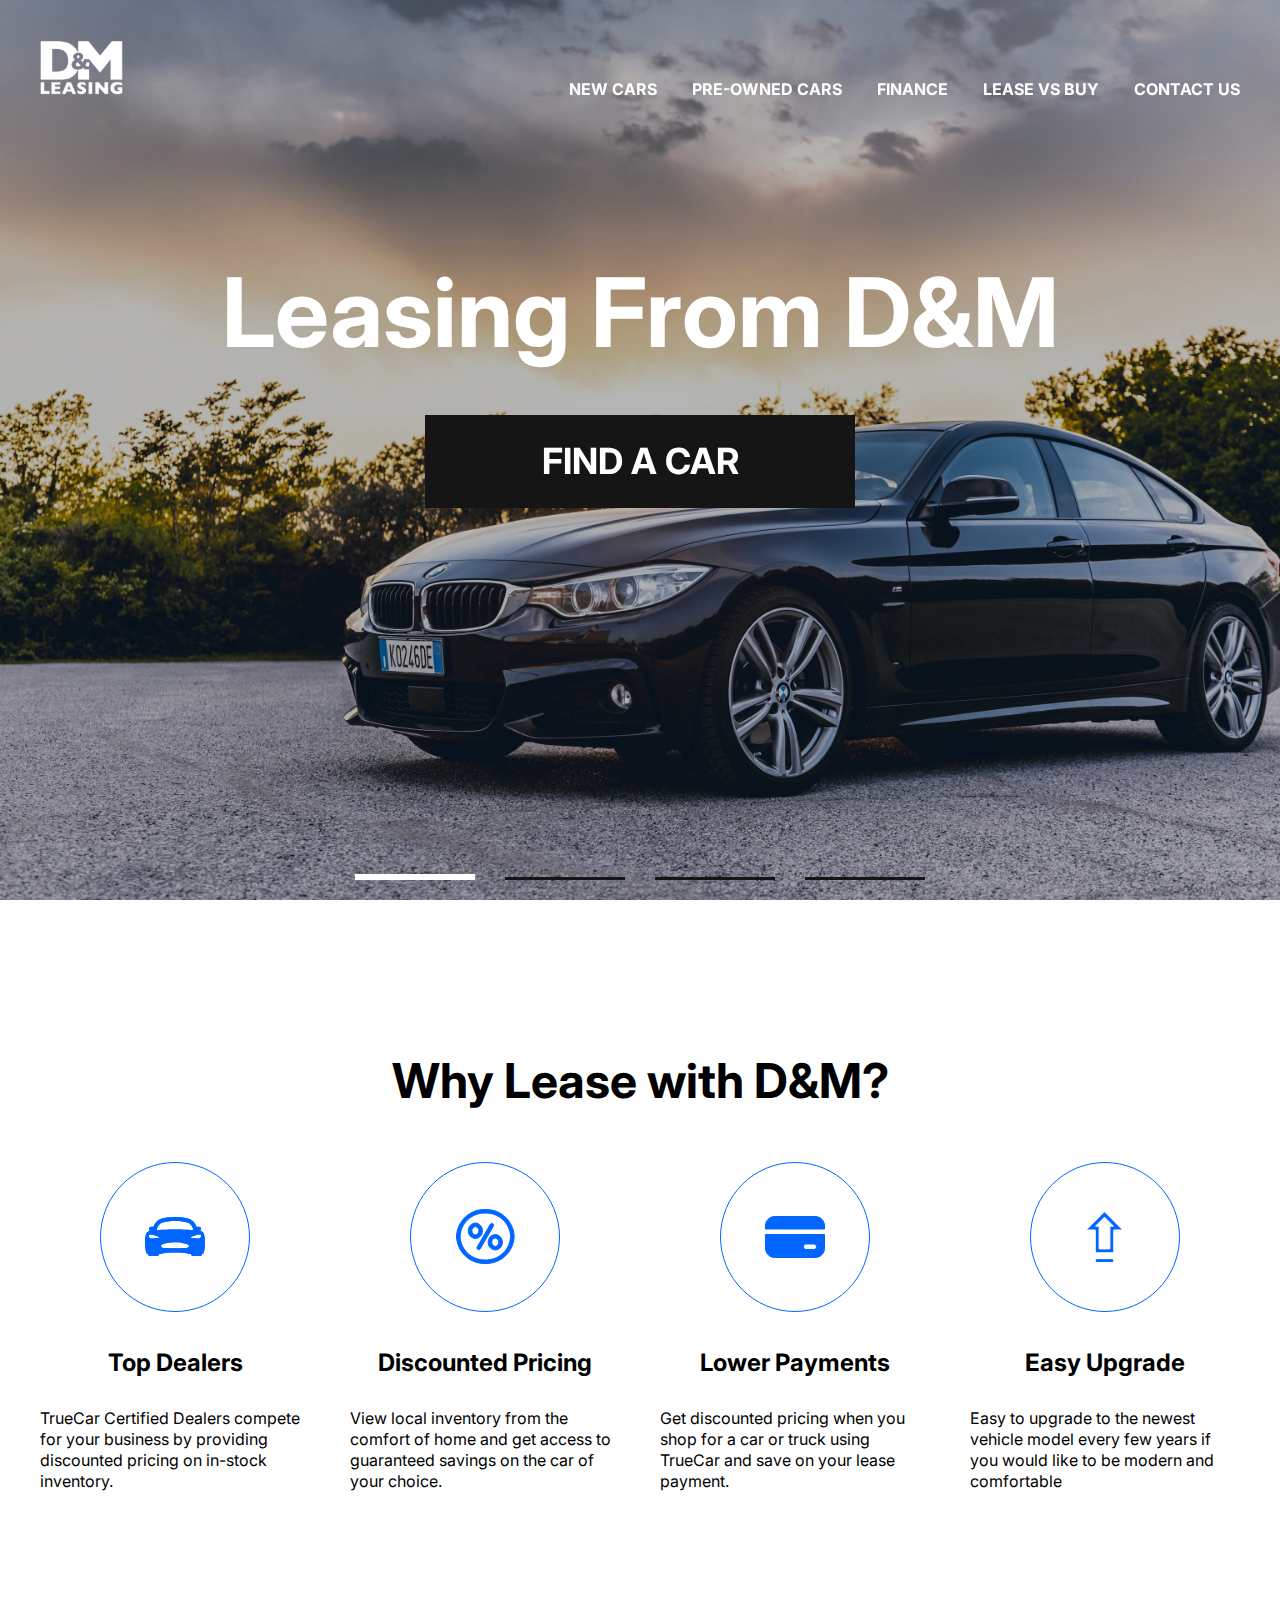
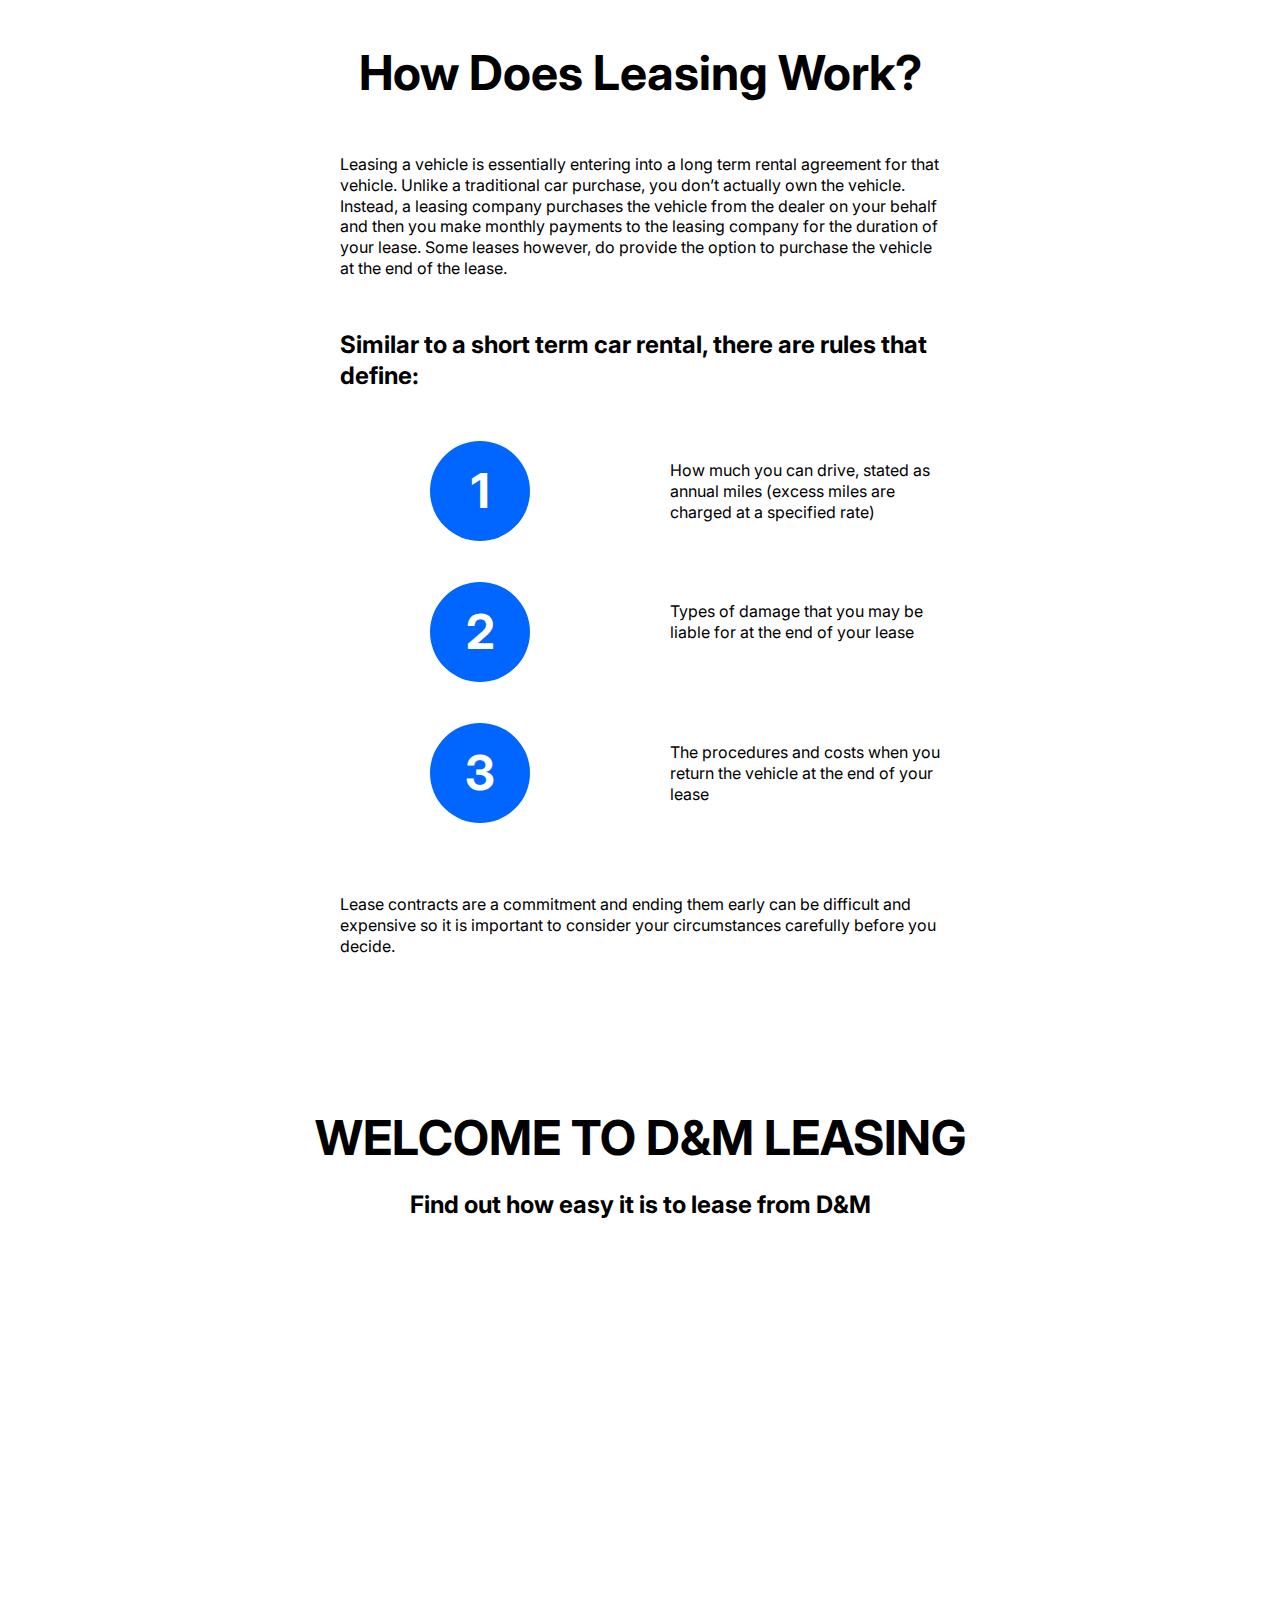
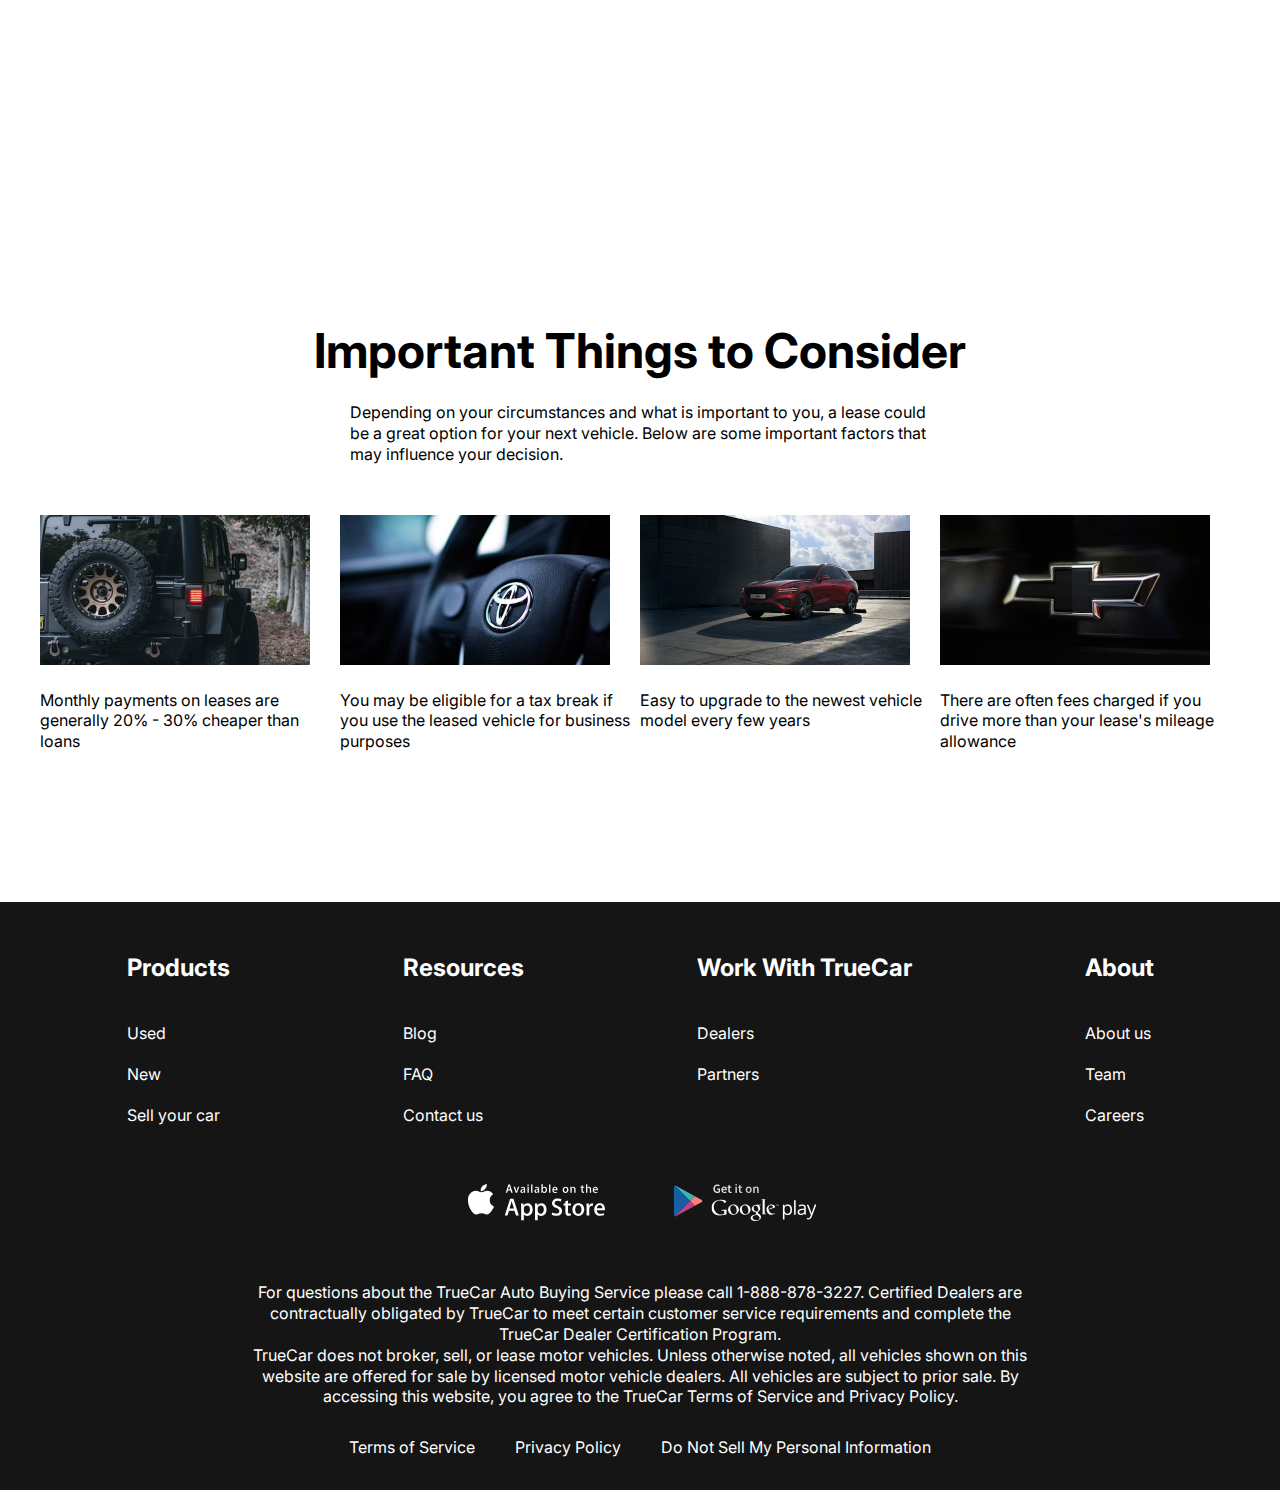
<file: index.html>
<!DOCTYPE html>
<html lang="en">
  <head>
    <meta charset="UTF-8" />
    <meta http-equiv="X-UA-Compatible" content="IE=edge" />
    <meta name="viewport" content="width=device-width, initial-scale=1.0" />
    <title>D&M</title>
    <link rel="icon" href="./images/favicon.ico" type="image/x-icon">
    <link rel="preconnect" href="https://fonts.googleapis.com" />
    <link rel="preconnect" href="https://fonts.gstatic.com" crossorigin />
    <link
      href="https://fonts.googleapis.com/css2?family=Inter:wght@400;700&family=Roboto&family=Roboto+Condensed:ital,wght@0,300;0,400;0,700;1,400&family=Sen:wght@400;700&display=swap"
      rel="stylesheet"
    />
    <link
      rel="stylesheet"
      href="css/cdn.jsdelivr.net_npm_swiper@10.1.0_swiper-bundle.min.css"
    />
    <link rel="stylesheet" href="css/style.css" />
  </head>
  <body>
    <div class="wrapper">
      <header class="header header-main">
        <div class="container">
          <div class="header__inner">
            <a href="index.html" class="logo" aria-label="Button to go to homepage">
              <img src="images/logo.svg" alt="D&M logo" class="logo__img" />
            </a>
            <nav class="menu">
              <button class="menu__btn" type="button" title="Open menu" aria-label="Button to open the menu">
                <span></span>
                <span></span>
                <span></span>
              </button>
              <ul class="menu__list">
                <li class="menu__list-item">
                  <a href="new-cars.html" class="menu__list-link" aria-label="New cars" title="Go to the list of new cars">NEW CARS</a>
                </li>
                <li class="menu__list-item">
                  <a href="#" class="menu__list-link" aria-label="Pre-owned cars" title="Go to the list of used cars">PRE-OWNED CARS</a>
                </li>
                <li class="menu__list-item">
                  <a href="#" class="menu__list-link" aria-label="Finance" title="Go to the financing section">FINANCE</a>
                </li>
                <li class="menu__list-item">
                  <a href="#" class="menu__list-link" aria-label="Lease vs Buy comparison" title="Go to the section comparing lease and purchase">LEASE VS BUY</a>
                </li>
                <li class="menu__list-item">
                  <a href="contacts.html" class="menu__list-link" aria-label="Contact us" title="Go to contact us">CONTACT US</a>
                </li>
              </ul>
            </nav>
          </div>
        </div>
      </header>
      <main class="main">
        <section class="top">
          <div class="container">
            <h1 class="title">Leasing From D&M</h1>
            <a href="new-cars.html" class="top__link" title="Go to cars list">FIND A CAR</a>
          </div>
        </section>
        <div class="slider">
          <div class="swiper">
            <div class="swiper-wrapper">
              <div
                class="swiper-slide"
                style="background-image: url(images/slide-1.jpg)"
              ></div>
              <div
                class="swiper-slide"
                style="background-image: url(images/slide-2.jpg)"
              ></div>
              <div
                class="swiper-slide"
                style="background-image: url(images/slide-1.jpg)"
              ></div>
              <div
                class="swiper-slide"
                style="background-image: url(images/slide-2.jpg)"
              ></div>
            </div>
            <div class="swiper-pagination"></div>
          </div>
        </div>
        <section class="why-lease">
          <div class="container">
            <h2 class="section-title">Why Lease with D&M?</h2>
            <ul class="why-lease__list">
              <li class="why-lease__item">
                <img
                  src="images/why-lease-1.svg"
                  alt="Car logo"
                  class="why-lease__item-img"
                />
                <h3 class="why-lease__item-title">Top Dealers</h3>
                <p class="why-lease__item-text">
                  TrueCar Certified Dealers compete for your business by
                  providing discounted pricing on in-stock inventory.
                </p>
              </li>
              <li class="why-lease__item">
                <img
                  src="images/why-lease-2.svg"
                  alt="Percentage logo"
                  class="why-lease__item-img"
                />
                <h3 class="why-lease__item-title">Discounted Pricing</h3>
                <p class="why-lease__item-text">
                  View local inventory from the comfort of home and get access
                  to guaranteed savings on the car of your choice.
                </p>
              </li>
              <li class="why-lease__item">
                <img
                  src="images/why-lease-3.svg"
                  alt="Wallet logo"
                  class="why-lease__item-img"
                />
                <h3 class="why-lease__item-title">Lower Payments</h3>
                <p class="why-lease__item-text">
                  Get discounted pricing when you shop for a car or truck using
                  TrueCar and save on your lease payment.
                </p>
              </li>
              <li class="why-lease__item">
                <img
                  src="images/why-lease-4.svg"
                  alt="Up arrow logo"
                  class="why-lease__item-img"
                />
                <h3 class="why-lease__item-title">Easy Upgrade</h3>
                <p class="why-lease__item-text">
                  Easy to upgrade to the newest vehicle model every few years if
                  you would like to be modern and comfortable
                </p>
              </li>
            </ul>
          </div>
        </section>
        <section class="how-does">
          <div class="container">
            <div class="how-does__inner">
              <h2 class="section-title">How Does Leasing Work?</h2>
              <p class="how-does__text">
                Leasing a vehicle is essentially entering into a long term
                rental agreement for that vehicle. Unlike a traditional car
                purchase, you don’t actually own the vehicle. Instead, a leasing
                company purchases the vehicle from the dealer on your behalf and
                then you make monthly payments to the leasing company for the
                duration of your lease. Some leases however, do provide the
                option to purchase the vehicle at the end of the lease.
              </p>
              <h4 class="how-does-title">
                Similar to a short term car rental, there are rules that define:
              </h4>
              <ol class="how-does__list">
                <li class="how-does__item">
                  How much you can drive, stated as annual miles (excess miles
                  are charged at a specified rate)
                </li>
                <li class="how-does__item">
                  Types of damage that you may be liable for at the end of your
                  lease
                </li>
                <li class="how-does__item">
                  The procedures and costs when you return the vehicle at the
                  end of your lease
                </li>
              </ol>
              <p class="how-does__text">
                Lease contracts are a commitment and ending them early can be
                difficult and expensive so it is important to consider your
                circumstances carefully before you decide.
              </p>
            </div>
          </div>
        </section>
        <section class="video">
          <div class="container">
            <h2 class="section-title video__title">WELCOME TO D&M LEASING</h2>
            <p class="video__text">Find out how easy it is to lease from D&M</p>
            <iframe
              class="video__content"
              width="1000"
              height="500"
              src="https://www.youtube.com/embed/gGgpRIZB2OI?controls=0"
              title="YouTube video player"
              frameborder="0"
              allow="accelerometer; autoplay; clipboard-write; encrypted-media; gyroscope; picture-in-picture; web-share"
              allowfullscreen
              aria-label="Top 5 Cars You Can Lease"
            ></iframe>
          </div>
        </section>
        <section class="important">
          <div class="container">
            <h2 class="section-title important__title">
              Important Things to Consider
            </h2>
            <p class="important__text">
              Depending on your circumstances and what is important to you, a
              lease could be a great option for your next vehicle. Below are
              some important factors that may influence your decision.
            </p>
            <ul class="important__list">
              <li class="important__item">
                <img
                  src="images/imp-1.jpg"
                  alt="Photo of wheel attached to the trunk"
                  class="important__item-img"
                />
                <p class="important__item-text">
                  Monthly payments on leases are generally 20% - 30% cheaper
                  than loans
                </p>
              </li>
              <li class="important__item">
                <img
                  src="images/imp-2.jpg"
                  alt="Photo of Toyota car steering wheel"
                  class="important__item-img"
                />
                <p class="important__item-text">
                  You may be eligible for a tax break if you use the leased
                  vehicle for business purposes
                </p>
              </li>
              <li class="important__item">
                <img
                  src="images/imp-3.jpg"
                  alt="Photo of red car"
                  class="important__item-img"
                />
                <p class="important__item-text">
                  Easy to upgrade to the newest vehicle model every few years
                </p>
              </li>
              <li class="important__item">
                <img
                  src="images/imp-4.jpg"
                  alt="Chevrolet logo on black background"
                  class="important__item-img"
                />
                <p class="important__item-text">
                  There are often fees charged if you drive more than your
                  lease's mileage allowance
                </p>
              </li>
            </ul>
          </div>
        </section>
      </main>
      <footer class="footer">
        <div class="container">
          <nav class="footer__menu">
            <ul class="footer__menu-list">
              <li class="footer__menu-item">
                <p class="footer__menu-title">Products</p>
              </li>
              <li class="footer__menu-item">
                <a href="#" class="footer__menu-link" aria-label="Used" title="Go to used cars list">Used</a>
              </li>
              <li class="footer__menu-item">
                <a href="#" class="footer__menu-link" aria-label="New" title="Go to new cars list">New</a>
              </li>
              <li class="footer__menu-item">
                <a href="#" class="footer__menu-link" aria-label="Sell" title="Sell your car">Sell your car</a>
              </li>
            </ul>
            <ul class="footer__menu-list">
              <li class="footer__menu-item">
                <p class="footer__menu-title">Resources</p>
              </li>
              <li class="footer__menu-item">
                <a href="#" class="footer__menu-link" aria-label="Blog" title="Go to blog">Blog</a>
              </li>
              <li class="footer__menu-item">
                <a href="#" class="footer__menu-link" aria-label="FAQ" title="Go to FAQ">FAQ</a>
              </li>
              <li class="footer__menu-item">
                <a href="#" class="footer__menu-link" aria-label="Information for dealers" title="Go to contact us">Contact us</a>
              </li>
            </ul>
            <ul class="footer__menu-list">
              <li class="footer__menu-item">
                <p class="footer__menu-title" aria-label="Work" title="Work With TrueCar">Work With TrueCar</p>
              </li>
              <li class="footer__menu-item">
                <a href="#" class="footer__menu-link" aria-label="Dealers" title="Learn more about us">Dealers</a>
              </li>
              <li class="footer__menu-item">
                <a href="#" class="footer__menu-link" aria-label="Partners" title="Partners of TrueCar">Partners</a>
              </li>
            </ul>
            <ul class="footer__menu-list">
              <li class="footer__menu-item">
                <p class="footer__menu-title">About</p>
              </li>
              <li class="footer__menu-item">
                <a href="#" class="footer__menu-link" aria-label="About us" title="Go to section about us">About us</a>
              </li>
              <li class="footer__menu-item">
                <a href="#" class="footer__menu-link" aria-label="Team" title="Go to the team section">Team</a>
              </li>
              <li class="footer__menu-item">
                <a href="#" class="footer__menu-link" aria-label="Careers" title="Go to the careers section">Careers</a>
              </li>
            </ul>
          </nav>
          <ul class="app">
            <li class="app__item">
              <a href="#" class="app__item-link" aria-label="Appstore" title="Go to app store">
                <img class="app__item-img" src="images/appstore.svg" alt="Appstore logo" />
              </a>
            </li>
            <li class="app__item">
              <a href="#" class="app__item-link" aria-label="Googleplay" title="Go to google play">
                <img class="app__item-img" src="images/googleplay.svg" alt="Google play logo" />
              </a>
            </li>
          </ul>
          <div class="footer__copy">
            <p class="footer__copy-text">
              For questions about the TrueCar Auto Buying Service please call
              1-888-878-3227. Certified Dealers are contractually obligated by
              TrueCar to meet certain customer service requirements and complete
              the TrueCar Dealer Certification Program.
            </p>
            <p class="footer__copy-text">
              TrueCar does not broker, sell, or lease motor vehicles. Unless
              otherwise noted, all vehicles shown on this website are offered
              for sale by licensed motor vehicle dealers. All vehicles are
              subject to prior sale. By accessing this website, you agree to the
              TrueCar Terms of Service and Privacy Policy.
            </p>
          </div>
          <nav class="copy__nav">
            <ul class="copy__nav-list">
              <li class="copy__nav-item">
                <a href="#" class="copy__nav-link" title="Read our Terms of Service" aria-label="Terms of Service">Terms of Service</a>
              </li>
              <li class="copy__nav-item">
                <a href="#" class="copy__nav-link" title="Review our Privacy Policy" aria-label="Privacy Policy">Privacy Policy</a>
              </li>
              <li class="copy__nav-item">
                <a href="#" class="copy__nav-link" title="Manage your Personal Information preferences" aria-label="Do Not Sell My Personal Information"
                  >Do Not Sell My Personal Information</a
                >
              </li>
            </ul>
          </nav>
        </div>
      </footer>
    </div>
    <script src="js/cdn.jsdelivr.net_npm_swiper@10.1.0_swiper-bundle.min.js"></script>
    <script src="js/main.js"></script>
  </body>
</html>
</file>
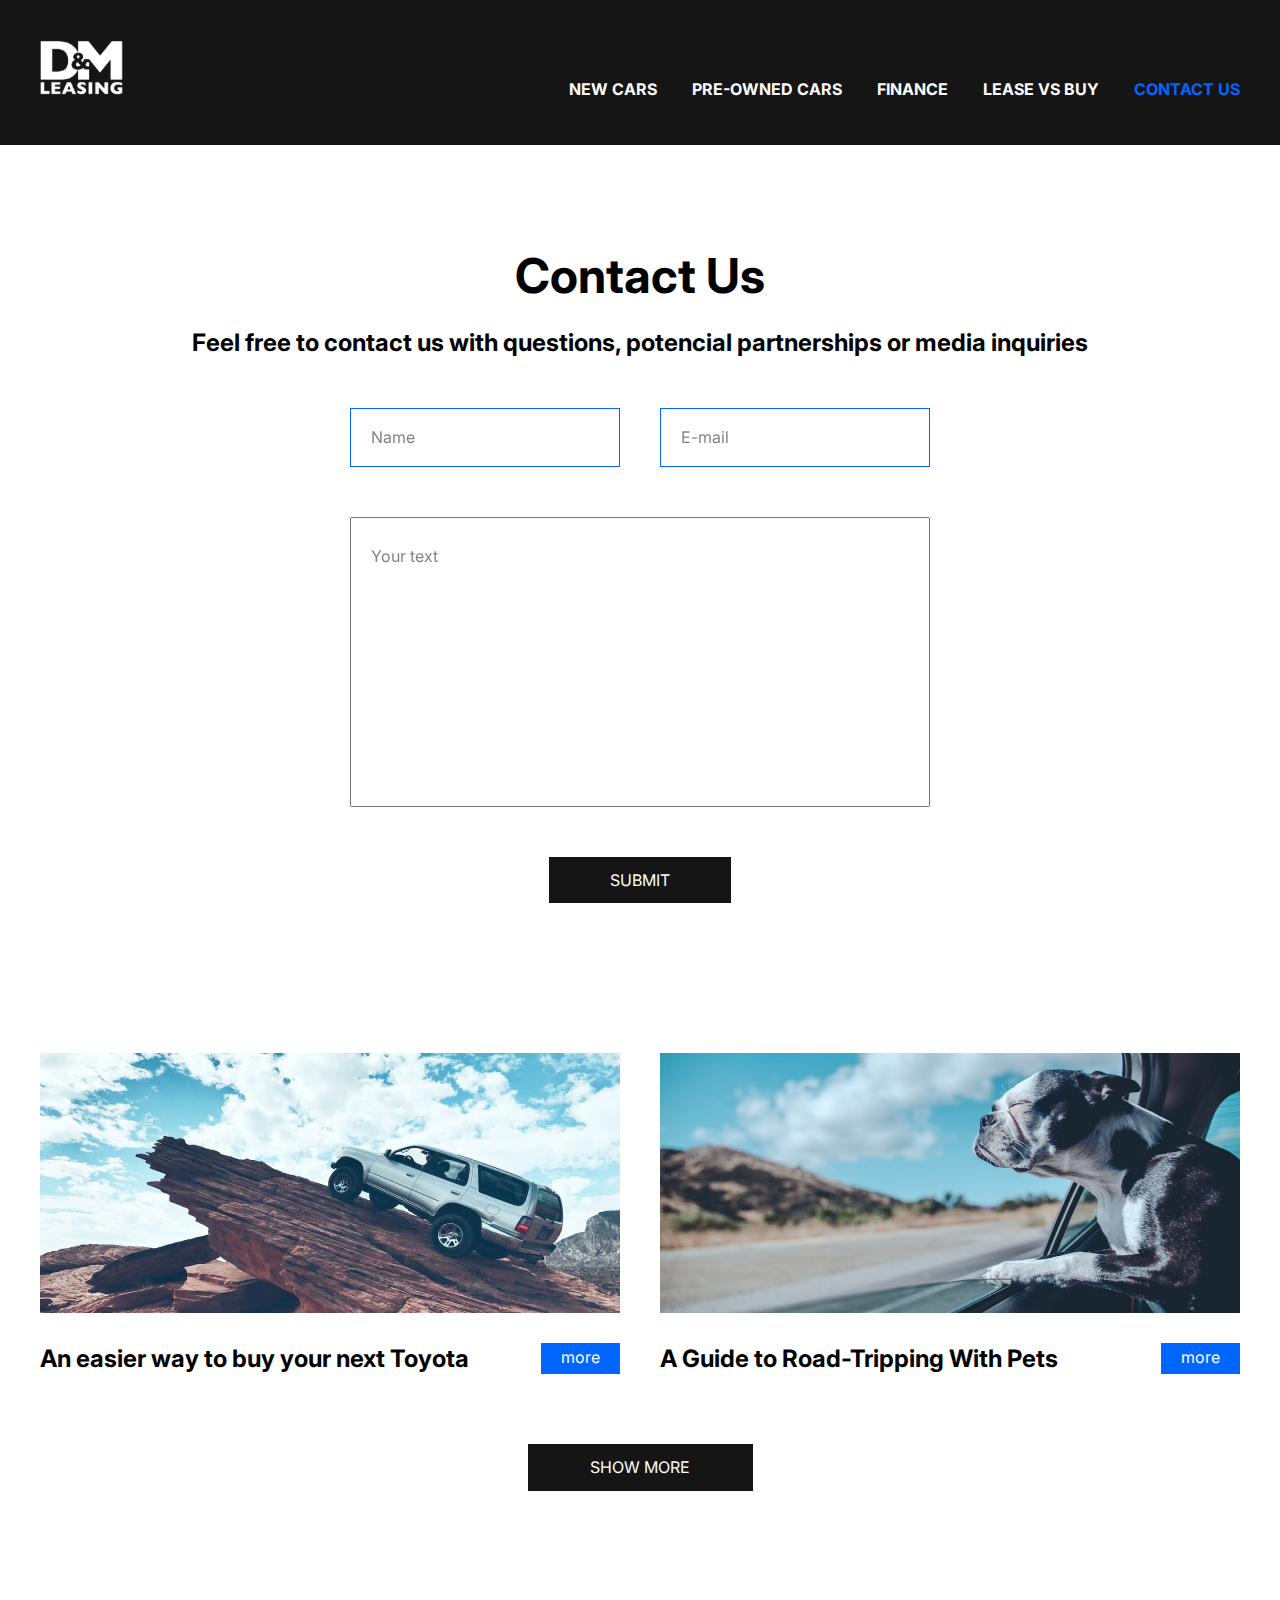
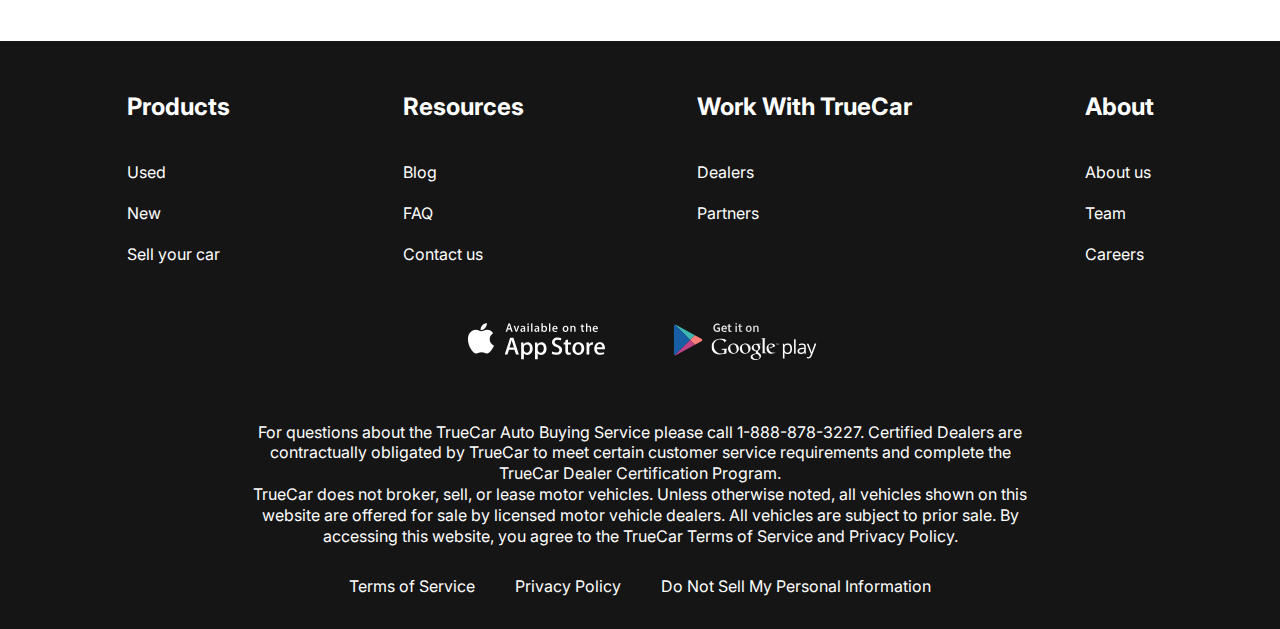
<file: contacts.html>
<!DOCTYPE html>
<html lang="en">
  <head>
    <meta charset="UTF-8" />
    <meta http-equiv="X-UA-Compatible" content="IE=edge" />
    <meta name="viewport" content="width=device-width, initial-scale=1.0" />
    <title>Contacts</title>
    <link rel="icon" href="./images/favicon.ico" type="image/x-icon">
    <link rel="preconnect" href="https://fonts.googleapis.com" />
    <link rel="preconnect" href="https://fonts.gstatic.com" crossorigin />
    <link
      href="https://fonts.googleapis.com/css2?family=Inter:wght@400;700&family=Roboto&family=Roboto+Condensed:ital,wght@0,300;0,400;0,700;1,400&family=Sen:wght@400;700&display=swap"
      rel="stylesheet"
    />
    <link rel="stylesheet" href="css/style.css" />
  </head>
  <body>
    <div class="wrapper">
      <header class="header">
        <div class="container">
          <div class="header__inner">
            <a href="index.html" class="logo" aria-label="Button to go to homepage">
              <img src="images/logo.svg" alt="D&M logo" class="logo__img" />
            </a>
            <nav class="menu">
              <button class="menu__btn" type="button" aria-label="Open menu" title="Button to open the menu">
                <span></span>
                <span></span>
                <span></span>
              </button>
              <ul class="menu__list">
                <li class="menu__list-item">
                  <a href="new-cars.html" class="menu__list-link" aria-label="New cars" title="Go to the list of new cars">NEW CARS</a>
                </li>
                <li class="menu__list-item">
                  <a href="#" class="menu__list-link" aria-label="Pre-owned cars" title="Go to the list of used cars">PRE-OWNED CARS</a>
                </li>
                <li class="menu__list-item">
                  <a href="#" class="menu__list-link" aria-label="Finance" title="Go to the financing section">FINANCE</a>
                </li>
                <li class="menu__list-item">
                  <a href="#" class="menu__list-link" aria-label="Lease vs Buy comparison" title="Go to the section comparing lease and purchase">LEASE VS BUY</a>
                </li>
                <li class="menu__list-item">
                  <a href="#" class="menu__list-link menu__list-link--active" aria-label="Contact us" title="Go to contact us">CONTACT US</a>
                </li>
              </ul>
            </nav>
          </div>
        </div>
      </header>
      <main class="main">
        <section class="contacts">
          <div class="container">
            <h2 class="section-title contacts__title">Contact Us</h2>
            <p class="contacts__text">
              Feel free to contact us with questions, potencial partnerships or
              media inquiries
            </p>
            <form class="form" action="#">
              <input class="form__input" type="text" placeholder="Name">
              <input class="form__input" type="email" placeholder="E-mail">
              <textarea class="form__textarea" placeholder="Your text"></textarea>
              <button class="form__btn" type="submit">SUBMIT</button>
            </form>
          </div>
        </section>
        <section class="blog">
          <div class="container">
            <div class="blog__items">
              <div class="blog__item">
                <img src="images/blog-1.jpg" alt="Photo of a car on a hill" class="blog__item-img">
                <h4 class="blog__item-title">An easier way to buy your next Toyota</h4>
                <a href="#" class="blog__item-link">more</a>
              </div>
              <div class="blog__item">
                <img src="images/blog-2.jpg" alt="Photo of a dog sticking its head out of a window" class="blog__item-img">
                <h4 class="blog__item-title">A Guide to Road-Tripping With Pets</h4>
                <a href="#" class="blog__item-link">more</a>
              </div>
            </div>
            <a href="#" class="showmore__link">SHOW more</a>
          </div>
        </section>
      </main>
      <footer class="footer">
        <div class="container">
          <nav class="footer__menu">
            <ul class="footer__menu-list">
              <li class="footer__menu-item">
                <p class="footer__menu-title">Products</p>
              </li>
              <li class="footer__menu-item">
                <a href="#" class="footer__menu-link" aria-label="Used" title="Go to used cars list">Used</a>
              </li>
              <li class="footer__menu-item">
                <a href="#" class="footer__menu-link" aria-label="New" title="Go to new cars list">New</a>
              </li>
              <li class="footer__menu-item">
                <a href="#" class="footer__menu-link" aria-label="Sell" title="Sell your car">Sell your car</a>
              </li>
            </ul>
            <ul class="footer__menu-list">
              <li class="footer__menu-item">
                <p class="footer__menu-title">Resources</p>
              </li>
              <li class="footer__menu-item">
                <a href="#" class="footer__menu-link" aria-label="Blog" title="Go to blog">Blog</a>
              </li>
              <li class="footer__menu-item">
                <a href="#" class="footer__menu-link" aria-label="FAQ" title="Go to FAQ">FAQ</a>
              </li>
              <li class="footer__menu-item">
                <a href="#" class="footer__menu-link" aria-label="Information for dealers" title="Go to contact us">Contact us</a>
              </li>
            </ul>
            <ul class="footer__menu-list">
              <li class="footer__menu-item">
                <p class="footer__menu-title" aria-label="Work" title="Work With TrueCar">Work With TrueCar</p>
              </li>
              <li class="footer__menu-item">
                <a href="#" class="footer__menu-link" aria-label="Dealers" title="Learn more about us">Dealers</a>
              </li>
              <li class="footer__menu-item">
                <a href="#" class="footer__menu-link" aria-label="Partners" title="Partners of TrueCar">Partners</a>
              </li>
            </ul>
            <ul class="footer__menu-list">
              <li class="footer__menu-item">
                <p class="footer__menu-title">About</p>
              </li>
              <li class="footer__menu-item">
                <a href="#" class="footer__menu-link" aria-label="About us" title="Go to section about us">About us</a>
              </li>
              <li class="footer__menu-item">
                <a href="#" class="footer__menu-link" aria-label="Team" title="Go to the team section">Team</a>
              </li>
              <li class="footer__menu-item">
                <a href="#" class="footer__menu-link" aria-label="Careers" title="Go to the careers section">Careers</a>
              </li>
            </ul>
          </nav>
          <ul class="app">
            <li class="app__item">
              <a href="#" class="app__item-link" aria-label="Appstore" title="Go to app store">
                <img class="app__item-img" src="images/appstore.svg" alt="Appstore logo" />
              </a>
            </li>
            <li class="app__item">
              <a href="#" class="app__item-link" aria-label="Googleplay" title="Go to google play">
                <img class="app__item-img" src="images/googleplay.svg" alt="Google play logo" />
              </a>
            </li>
          </ul>
          <div class="footer__copy">
            <p class="footer__copy-text">
              For questions about the TrueCar Auto Buying Service please call
              1-888-878-3227. Certified Dealers are contractually obligated by
              TrueCar to meet certain customer service requirements and complete
              the TrueCar Dealer Certification Program.
            </p>
            <p class="footer__copy-text">
              TrueCar does not broker, sell, or lease motor vehicles. Unless
              otherwise noted, all vehicles shown on this website are offered
              for sale by licensed motor vehicle dealers. All vehicles are
              subject to prior sale. By accessing this website, you agree to the
              TrueCar Terms of Service and Privacy Policy.
            </p>
          </div>
          <nav class="copy__nav">
            <ul class="copy__nav-list">
              <li class="copy__nav-item">
                <a href="#" class="copy__nav-link" title="Read our Terms of Service" aria-label="Terms of Service">Terms of Service</a>
              </li>
              <li class="copy__nav-item">
                <a href="#" class="copy__nav-link" title="Review our Privacy Policy" aria-label="Privacy Policy">Privacy Policy</a>
              </li>
              <li class="copy__nav-item">
                <a href="#" class="copy__nav-link" title="Manage your Personal Information preferences" aria-label="Do Not Sell My Personal Information"
                  >Do Not Sell My Personal Information</a
                >
              </li>
            </ul>
          </nav>
        </div>
      </footer>
    </div>
    <script src="js/main.js"></script>
  </body>
</html>
</file>
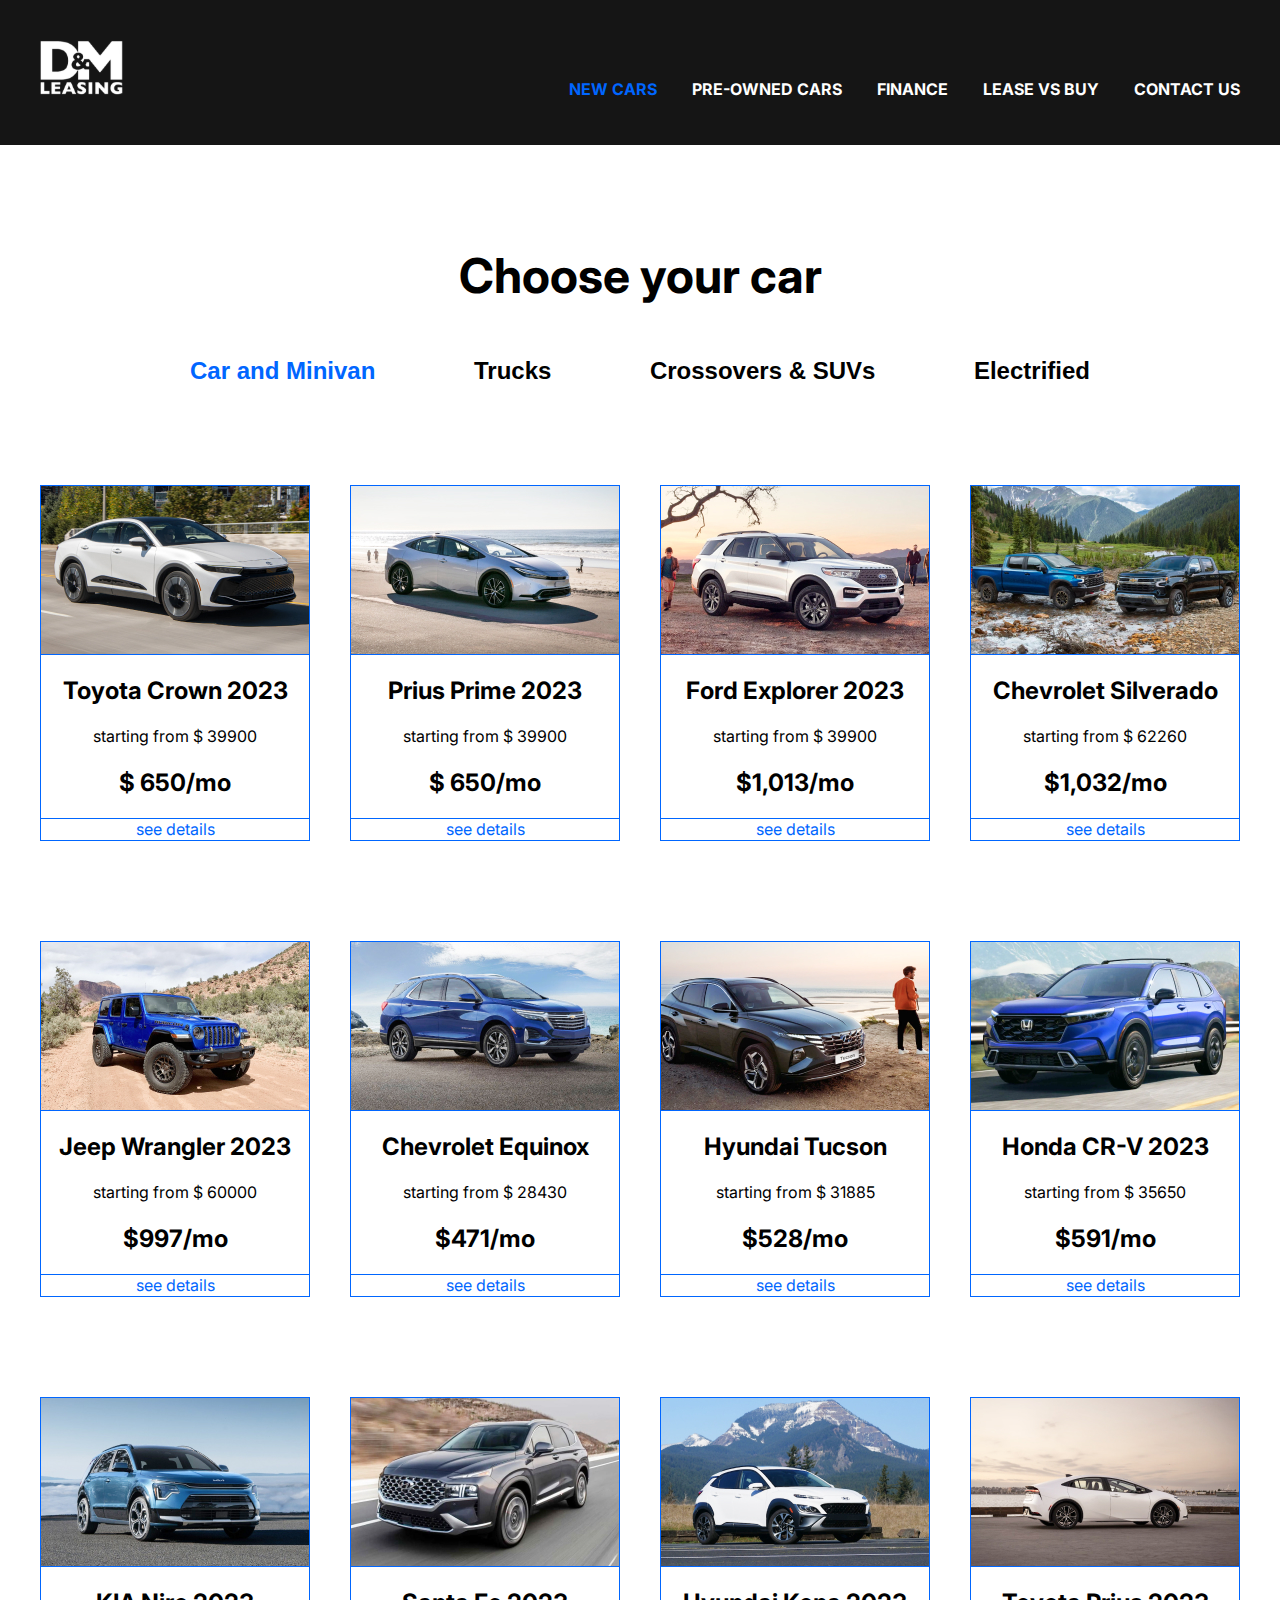
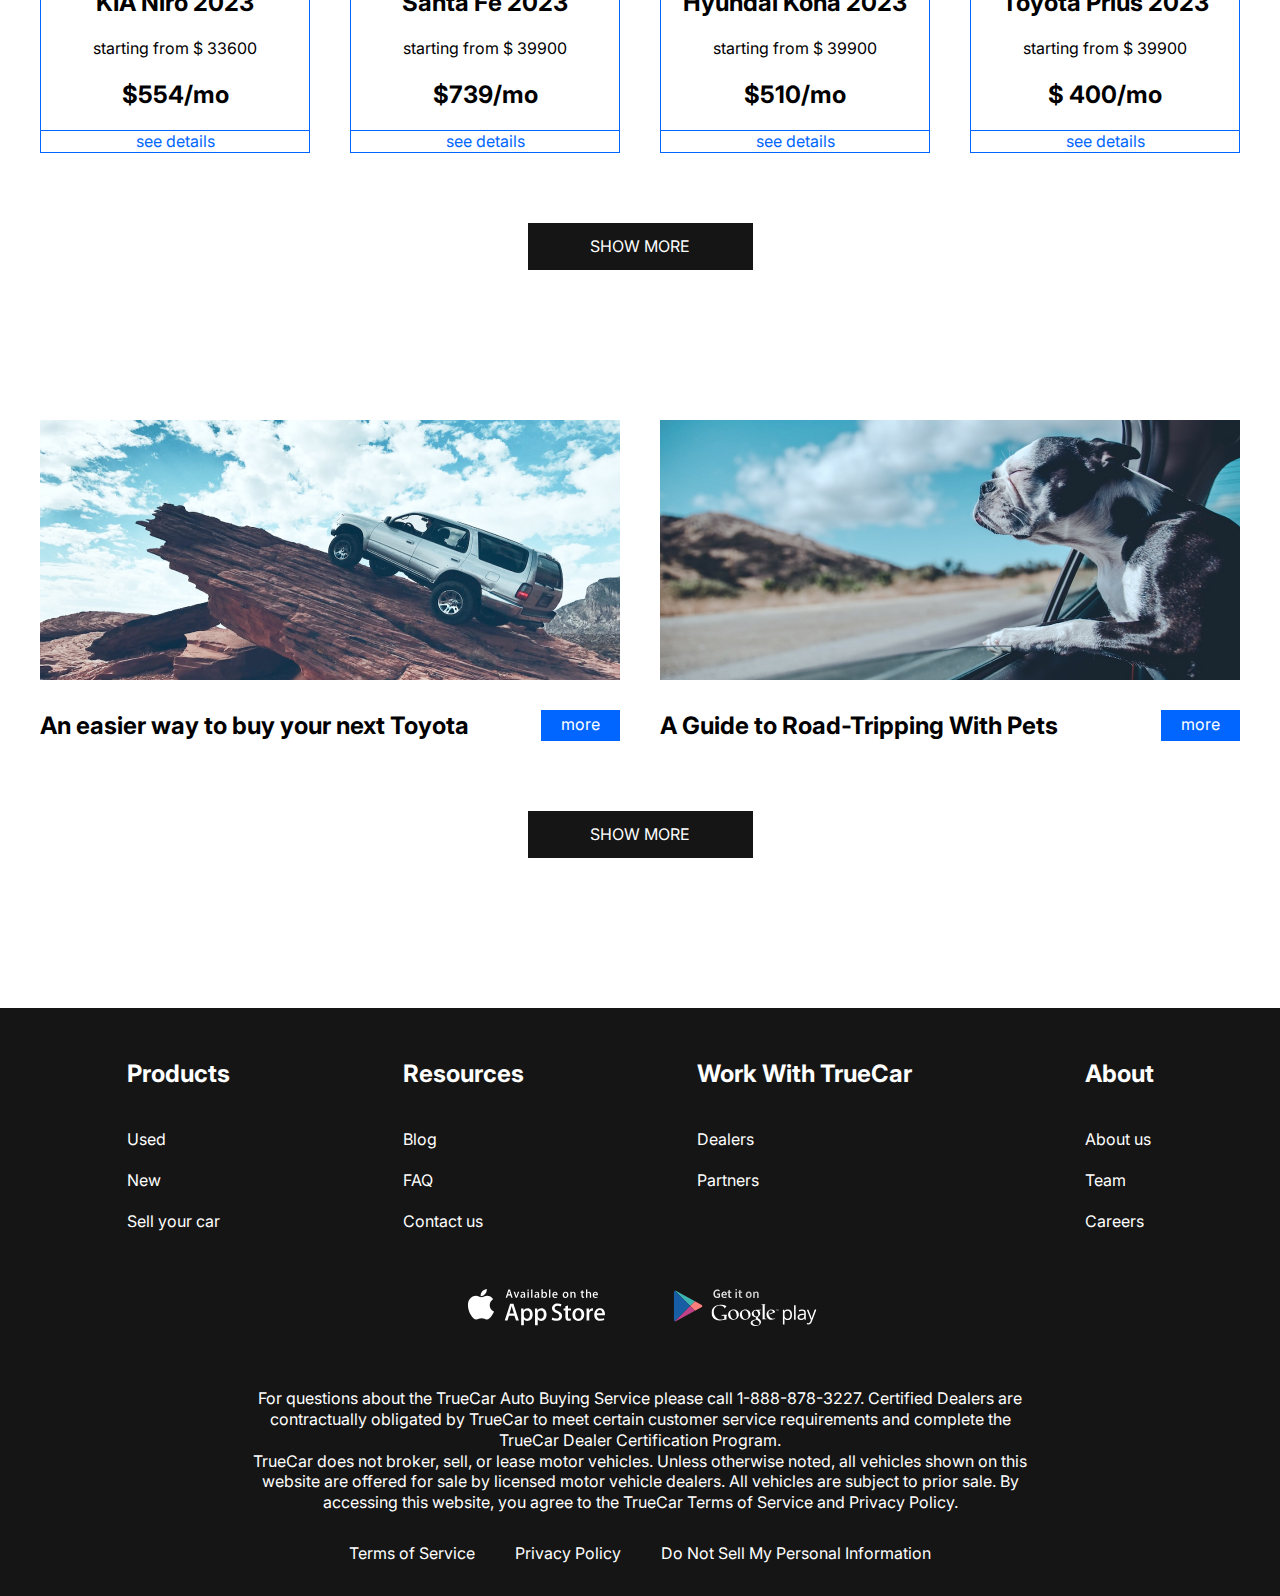
<file: new-cars.html>
<!DOCTYPE html>
<html lang="en">
  <head>
    <meta charset="UTF-8" />
    <meta http-equiv="X-UA-Compatible" content="IE=edge" />
    <meta name="viewport" content="width=device-width, initial-scale=1.0" />
    <title>Cars</title>
    <link rel="icon" href="./images/favicon.ico" type="image/x-icon">
    <link rel="preconnect" href="https://fonts.googleapis.com" />
    <link rel="preconnect" href="https://fonts.gstatic.com" crossorigin />
    <link
      href="https://fonts.googleapis.com/css2?family=Inter:wght@400;700&family=Roboto&family=Roboto+Condensed:ital,wght@0,300;0,400;0,700;1,400&family=Sen:wght@400;700&display=swap"
      rel="stylesheet"
    />
    <link rel="stylesheet" href="css/style.css" />
  </head>
  <body>
    <div class="wrapper">
      <header class="header">
        <div class="container">
          <div class="header__inner">
            <a href="index.html" class="logo" title="Button to go to homepage">
              <img src="images/logo.svg" alt="D&M logo" class="logo__img" />
            </a>
            <nav class="menu">
              <button class="menu__btn" type="button" aria-label="Open menu" title="Button to open the menu">
                <span></span>
                <span></span>
                <span></span>
              </button>
              <ul class="menu__list">
                <li class="menu__list-item">
                  <a href="#" class="menu__list-link menu__list-link--active" aria-label="New cars" title="Go to the list of new cars"
                    >NEW CARS</a
                  >
                </li>
                <li class="menu__list-item">
                  <a href="#" class="menu__list-link" aria-label="Pre-owned cars" title="Go to the list of used cars">PRE-OWNED CARS</a>
                </li>
                <li class="menu__list-item">
                  <a href="#" class="menu__list-link" aria-label="Finance" title="Go to the financing section">FINANCE</a>
                </li>
                <li class="menu__list-item">
                  <a href="#" class="menu__list-link" aria-label="Lease vs Buy comparison" title="Go to the section comparing lease and purchase">LEASE VS BUY</a>
                </li>
                <li class="menu__list-item">
                  <a href="contacts.html" class="menu__list-link" aria-label="Contact us" title="Go to contact us">CONTACT US</a>
                </li>
              </ul>
            </nav>
          </div>
        </div>
      </header>
      <main class="main">
        <section class="choose">
          <div class="container">
            <h2 class="section-title">Choose your car</h2>
            <div class="tabs">
              <div class="tabs__btn">
                <button class="tabs__btn-item tabs__btn-item--active" data-button="content-1">
                  Car and Minivan
                </button>
                <button class="tabs__btn-item" data-button="content-2">Trucks</button>
                <button class="tabs__btn-item" data-button="content-3">Crossovers & SUVs</button>
                <button class="tabs__btn-item" data-button="content-4">Electrified</button>
              </div>
              <div class="tabs__content">
                <div class="tabs__content-item tabs__content-item--active" id="content-1">
                  <div class="card">
                    <img src="images/card-1.jpg" alt="Toyota Crown 2023" class="card__img" />
                    <div class="card__content">
                    <h4 class="card__title">Toyota Crown 2023</h4>
                    <p class="card__text">starting from $ 39900</p>
                    <p class="card__price">$ 650/mo</p>
                  </div>
                    <a href="#" class="card__link">see details</a>
                  </div>

                  <div class="card">
                    <img src="images/card-2.jpg" alt="Prius Prime 2023" class="card__img" />
                    <div class="card__content">
                    <h4 class="card__title">Prius Prime 2023</h4>
                    <p class="card__text">starting from $ 39900</p>
                    <p class="card__price">$ 650/mo</p>
                  </div>
                    <a href="#" class="card__link">see details</a>
                  </div>

                  <div class="card">
                    <img src="images/card-3.jpg" alt="Ford Explorer 2023" class="card__img" />
                    <div class="card__content">
                    <h4 class="card__title">Ford Explorer 2023</h4>
                    <p class="card__text">starting from $ 39900</p>
                    <p class="card__price">$1,013/mo</p>
                  </div>
                    <a href="#" class="card__link">see details</a>
                  </div>
                  <div class="card">
                    <img src="images/card-4.jpg" alt="Chevrolet Silverado" class="card__img" />
                    <div class="card__content">
                    <h4 class="card__title">Chevrolet Silverado</h4>
                    <p class="card__text">starting from $ 62260</p>
                    <p class="card__price">$1,032/mo</p>
                  </div>
                    <a href="#" class="card__link">see details</a>
                  </div>
                  <div class="card">
                    <img src="images/card-5.jpg" alt="Jeep Wrangler 2023" class="card__img" />
                    <div class="card__content">
                      <h4 class="card__title">Jeep Wrangler 2023</h4>
                      <p class="card__text">starting from $ 60000</p>
                      <p class="card__price">$997/mo</p>
                  </div>
                    <a href="#" class="card__link">see details</a>
                  </div>

                  <div class="card">
                    <img src="images/card-6.jpg" alt="Chevrolet Equinox" class="card__img" />
                    <div class="card__content">
                      <h4 class="card__title">Chevrolet Equinox</h4>
                      <p class="card__text">starting from $ 28430</p>
                      <p class="card__price">$471/mo</p>
                  </div>
                    <a href="#" class="card__link">see details</a>
                  </div>

                  <div class="card">
                    <img src="images/card-7.jpg" alt="Hyundai Tucson" class="card__img" />
                    <div class="card__content">
                      <h4 class="card__title">Hyundai Tucson</h4>
                      <p class="card__text">starting from $ 31885</p>
                      <p class="card__price">$528/mo</p>
                  </div>
                    <a href="#" class="card__link">see details</a>
                  </div>
                  <div class="card">
                    <img src="images/card-8.jpg" alt="Honda CR-V 2023" class="card__img" />
                    <div class="card__content">
                      <h4 class="card__title">Honda CR-V 2023</h4>
                      <p class="card__text">starting from $ 35650</p>
                      <p class="card__price">$591/mo</p>
                  </div>
                    <a href="#" class="card__link">see details</a>
                  </div>
                  <div class="card">
                    <img src="images/card-9.jpg" alt="KIA Niro 2023" class="card__img" />
                    <div class="card__content">
                      <h4 class="card__title">KIA Niro 2023</h4>
                      <p class="card__text">starting from $ 33600</p>
                      <p class="card__price">$554/mo</p>
                  </div>
                    <a href="#" class="card__link">see details</a>
                  </div>

                  <div class="card">
                    <img src="images/card-10.jpg" alt="Santa  Fe 2023" class="card__img" />
                    <div class="card__content">
                      <h4 class="card__title">Santa  Fe 2023</h4>
                      <p class="card__text">starting from $ 39900</p>
                      <p class="card__price">$739/mo</p>
                  </div>
                    <a href="#" class="card__link">see details</a>
                  </div>

                  <div class="card">
                    <img src="images/card-11.jpg" alt="Hyundai Kona 2023" class="card__img" />
                    <div class="card__content">
                      <h4 class="card__title">Hyundai Kona 2023</h4>
                      <p class="card__text">starting from $ 39900</p>
                      <p class="card__price">$510/mo</p>
                  </div>
                    <a href="#" class="card__link">see details</a>
                  </div>
                  <div class="card">
                    <img src="images/card-12.jpg" alt="Toyota Prius 2023" class="card__img" />
                    <div class="card__content">
                      <h4 class="card__title">Toyota Prius 2023</h4>
                      <p class="card__text">starting from $ 39900</p>
                      <p class="card__price"> $ 400/mo</p>
                  </div>
                    <a href="#" class="card__link">see details</a>
                  </div>
                </div>
                <div class="tabs__content-item" id="content-2">
                  <div class="card">
                    <img src="images/card-5.jpg" alt="Jeep Wrangler 2023" class="card__img" />
                    <div class="card__content">
                    <h4 class="card__title">Jeep Wrangler 2023</h4>
                    <p class="card__text">starting from $ 60000</p>
                    <p class="card__price">$997/mo</p>
                  </div>
                    <a href="#" class="card__link">see details</a>
                  </div>

                  <div class="card">
                    <img src="images/card-6.jpg" alt="Chevrolet Equinox" class="card__img" />
                    <div class="card__content">
                    <h4 class="card__title">Chevrolet Equinox</h4>
                    <p class="card__text">starting from $ 28430</p>
                    <p class="card__price">$471/mo</p>
                  </div>
                    <a href="#" class="card__link">see details</a>
                  </div>

                  <div class="card">
                    <img src="images/card-7.jpg" alt="Hyundai Tucson" class="card__img" />
                    <div class="card__content">
                    <h4 class="card__title">Hyundai Tucson</h4>
                    <p class="card__text">starting from $ 31885</p>
                    <p class="card__price">$528/mo</p>
                  </div>
                    <a href="#" class="card__link">see details</a>
                  </div>
                  <div class="card">
                    <img src="images/card-8.jpg" alt="Honda CR-V 2023" class="card__img" />
                    <div class="card__content">
                    <h4 class="card__title">Honda CR-V 2023</h4>
                    <p class="card__text">starting from $ 35650</p>
                    <p class="card__price">$591/mo</p>
                  </div>
                    <a href="#" class="card__link">see details</a>
                  </div>
                </div>
                <div class="tabs__content-item" id="content-3">
                  <div class="card">
                    <img src="images/card-1.jpg" alt="Toyota Crown 2023" class="card__img" />
                    <div class="card__content">
                    <h4 class="card__title">Toyota Crown 2023</h4>
                    <p class="card__text">starting from $ 39900</p>
                    <p class="card__price">$ 650/mo</p>
                  </div>
                    <a href="#" class="card__link">see details</a>
                  </div>

                  <div class="card">
                    <img src="images/card-2.jpg" alt="Prius Prime 2023" class="card__img" />
                    <div class="card__content">
                    <h4 class="card__title">Prius Prime 2023</h4>
                    <p class="card__text">starting from $ 39900</p>
                    <p class="card__price">$ 650/mo</p>
                  </div>
                    <a href="#" class="card__link">see details</a>
                  </div>

                  <div class="card">
                    <img src="images/card-3.jpg" alt="Ford Explorer 2023" class="card__img" />
                    <div class="card__content">
                    <h4 class="card__title">Ford Explorer 2023</h4>
                    <p class="card__text">starting from $ 39900</p>
                    <p class="card__price">$1,013/mo</p>
                  </div>
                    <a href="#" class="card__link">see details</a>
                  </div>
                  <div class="card">
                    <img src="images/card-4.jpg" alt="Chevrolet Silverado" class="card__img" />
                    <div class="card__content">
                    <h4 class="card__title">Chevrolet Silverado</h4>
                    <p class="card__text">starting from $ 62260</p>
                    <p class="card__price">$1,032/mo</p>
                  </div>
                    <a href="#" class="card__link">see details</a>
                  </div>
                  <div class="card">
                    <img src="images/card-9.jpg" alt="KIA Niro 2023" class="card__img" />
                    <div class="card__content">
                    <h4 class="card__title">KIA Niro 2023</h4>
                    <p class="card__text">starting from $ 33600</p>
                    <p class="card__price">$554/mo</p>
                  </div>
                    <a href="#" class="card__link">see details</a>
                  </div>

                  <div class="card">
                    <img src="images/card-10.jpg" alt="Santa  Fe 2023" class="card__img" />
                    <div class="card__content">
                    <h4 class="card__title">Santa  Fe 2023</h4>
                    <p class="card__text">starting from $ 39900</p>
                    <p class="card__price">$739/mo</p>
                  </div>
                    <a href="#" class="card__link">see details</a>
                  </div>

                  <div class="card">
                    <img src="images/card-11.jpg" alt="Hyundai Kona 2023" class="card__img" />
                    <div class="card__content">
                    <h4 class="card__title">Hyundai Kona 2023</h4>
                    <p class="card__text">starting from $ 39900</p>
                    <p class="card__price">$510/mo</p>
                  </div>
                    <a href="#" class="card__link">see details</a>
                  </div>
                  <div class="card">
                    <img src="images/card-12.jpg" alt="Toyota Prius 2023" class="card__img" />
                    <div class="card__content">
                    <h4 class="card__title">Toyota Prius 2023</h4>
                    <p class="card__text">starting from $ 39900</p>
                    <p class="card__price"> $ 400/mo</p>
                  </div>
                    <a href="#" class="card__link">see details</a>
                  </div>
                </div>
                <div class="tabs__content-item" id="content-4">
                  <div class="card">
                    <img src="images/card-1.jpg" alt="Toyota Crown 2023" class="card__img" />
                    <div class="card__content">
                    <h4 class="card__title">Toyota Crown 2023</h4>
                    <p class="card__text">starting from $ 39900</p>
                    <p class="card__price">$ 650/mo</p>
                  </div>
                    <a href="#" class="card__link">see details</a>
                  </div>

                  <div class="card">
                    <img src="images/card-2.jpg" alt="Prius Prime 2023" class="card__img" />
                    <div class="card__content">
                    <h4 class="card__title">Prius Prime 2023</h4>
                    <p class="card__text">starting from $ 39900</p>
                    <p class="card__price">$ 650/mo</p>
                  </div>
                    <a href="#" class="card__link">see details</a>
                  </div>

                  <div class="card">
                    <img src="images/card-11.jpg" alt="Hyundai Kona 2023" class="card__img" />
                    <div class="card__content">
                      <h4 class="card__title">Hyundai Kona 2023</h4>
                      <p class="card__text">starting from $ 39900</p>
                      <p class="card__price">$510/mo</p>
                  </div>
                    <a href="#" class="card__link">see details</a>
                  </div>
                  <div class="card">
                    <img src="images/card-9.jpg" alt="KIA Niro 2023" class="card__img" />
                    <div class="card__content">
                      <h4 class="card__title">KIA Niro 2023</h4>
                      <p class="card__text">starting from $ 33600</p>
                      <p class="card__price">$554/mo</p>
                  </div>
                    <a href="#" class="card__link">see details</a>
                  </div>
                </div>
              </div>
            </div>
            <a href="#" class="showmore__link">SHOW more</a>
          </div>
        </section>
        <section class="blog">
          <div class="container">
            <div class="blog__items">
              <div class="blog__item">
                <img src="images/blog-1.jpg" alt="Photo of a car on a hill" class="blog__item-img" />
                <h4 class="blog__item-title">
                  An easier way to buy your next Toyota
                </h4>
                <a href="#" class="blog__item-link">more</a>
              </div>
              <div class="blog__item">
                <img src="images/blog-2.jpg" alt="Photo of a dog sticking its head out of a window" class="blog__item-img" />
                <h4 class="blog__item-title">
                  A Guide to Road-Tripping With Pets
                </h4>
                <a href="#" class="blog__item-link">more</a>
              </div>
            </div>
            <a href="#" class="showmore__link">SHOW more</a>
          </div>
        </section>
      </main>
      <footer class="footer">
        <div class="container">
          <nav class="footer__menu">
            <ul class="footer__menu-list">
              <li class="footer__menu-item">
                <p class="footer__menu-title">Products</p>
              </li>
              <li class="footer__menu-item">
                <a href="#" class="footer__menu-link" aria-label="Used" title="Go to used cars list">Used</a>
              </li>
              <li class="footer__menu-item">
                <a href="#" class="footer__menu-link" aria-label="New" title="Go to new cars list">New</a>
              </li>
              <li class="footer__menu-item">
                <a href="#" class="footer__menu-link" aria-label="Sell" title="Sell your car">Sell your car</a>
              </li>
            </ul>
            <ul class="footer__menu-list">
              <li class="footer__menu-item">
                <p class="footer__menu-title">Resources</p>
              </li>
              <li class="footer__menu-item">
                <a href="#" class="footer__menu-link" aria-label="Blog" title="Go to blog">Blog</a>
              </li>
              <li class="footer__menu-item">
                <a href="#" class="footer__menu-link" aria-label="FAQ" title="Go to FAQ">FAQ</a>
              </li>
              <li class="footer__menu-item">
                <a href="#" class="footer__menu-link" aria-label="Information for dealers" title="Go to contact us">Contact us</a>
              </li>
            </ul>
            <ul class="footer__menu-list">
              <li class="footer__menu-item">
                <p class="footer__menu-title" aria-label="Work" title="Work With TrueCar">Work With TrueCar</p>
              </li>
              <li class="footer__menu-item">
                <a href="#" class="footer__menu-link" aria-label="Dealers" title="Learn more about us">Dealers</a>
              </li>
              <li class="footer__menu-item">
                <a href="#" class="footer__menu-link" aria-label="Partners" title="Partners of TrueCar">Partners</a>
              </li>
            </ul>
            <ul class="footer__menu-list">
              <li class="footer__menu-item">
                <p class="footer__menu-title">About</p>
              </li>
              <li class="footer__menu-item">
                <a href="#" class="footer__menu-link" aria-label="About us" title="Go to section about us">About us</a>
              </li>
              <li class="footer__menu-item">
                <a href="#" class="footer__menu-link" aria-label="Team" title="Go to the team section">Team</a>
              </li>
              <li class="footer__menu-item">
                <a href="#" class="footer__menu-link" aria-label="Careers" title="Go to the careers section">Careers</a>
              </li>
            </ul>
          </nav>
          <ul class="app">
            <li class="app__item">
              <a href="#" class="app__item-link" aria-label="Appstore" title="Go to app store">
                <img class="app__item-img" src="images/appstore.svg" alt="Appstore logo" />
              </a>
            </li>
            <li class="app__item">
              <a href="#" class="app__item-link"all="Googleplay" title="Go to google play">
                <img class="app__item-img" src="images/googleplay.svg" alt="Google play logo" />
              </a>
            </li>
          </ul>
          <div class="footer__copy">
            <p class="footer__copy-text">
              For questions about the TrueCar Auto Buying Service please call
              1-888-878-3227. Certified Dealers are contractually obligated by
              TrueCar to meet certain customer service requirements and complete
              the TrueCar Dealer Certification Program.
            </p>
            <p class="footer__copy-text">
              TrueCar does not broker, sell, or lease motor vehicles. Unless
              otherwise noted, all vehicles shown on this website are offered
              for sale by licensed motor vehicle dealers. All vehicles are
              subject to prior sale. By accessing this website, you agree to the
              TrueCar Terms of Service and Privacy Policy.
            </p>
          </div>
          <nav class="copy__nav">
            <ul class="copy__nav-list">
              <li class="copy__nav-item">
                <a href="#" class="copy__nav-link" title="Read our Terms of Service" aria-label="Terms of Service">Terms of Service</a>
              </li>
              <li class="copy__nav-item">
                <a href="#" class="copy__nav-link" title="Review our Privacy Policy" aria-label="Privacy Policy">Privacy Policy</a>
              </li>
              <li class="copy__nav-item">
                <a href="#" class="copy__nav-link" title="Manage your Personal Information preferences" aria-label="Do Not Sell My Personal Information"
                  >Do Not Sell My Personal Information</a
                >
              </li>
            </ul>
          </nav>
        </div>
      </footer>
    </div>
    <script src="js/main.js"></script>
  </body>
</html>
</file>
<file: css/style.css>
html {
  box-sizing: border-box;
}

*,
*::after,
*::before {
  box-sizing: inherit;
  margin: 0;
  padding: 0;
}

html,
body {
  height: 100%;
}

ul {
  list-style-type: none;
}

a {
  text-decoration: none;
  color: inherit;
}

.section-title {
  margin-bottom: 50px;
  font-size: 48px;
  font-weight: 700;
  text-align: center;
}

.wrapper {
  min-height: 100%;
  display: flex;
  flex-direction: column;
}

.container {
  max-width: 1220px;
  margin: 0 auto;
  padding: 0 10px;
}

body {
  font-family: "Inter", sans-serif;
  font-size: 16px;
  font-weight: 400;
  line-height: 1.3;
}

.header {
  background-color: #151515;
}

.header-main {
  background-color: transparent;
  position: absolute;
  z-index: 10;
  left: 0;
  right: 0;
}

.header__inner {
  padding-top: 40px;
  padding-bottom: 45px;
  display: flex;
  justify-content: space-between;
  align-items: flex-end;
}

.menu__list {
  display: flex;
  gap: 35px;
}

.menu__list-link {
  color: #fff;
  text-transform: uppercase;
  font-weight: 700;
}

.menu__list-link--active {
  color: #0066ff;
}

.footer {
  background-color: #151515;
  padding: 50px 0 32px;
  color: #fff;
}

.footer__menu {
  display: flex;
  justify-content: space-around;
  margin-bottom: 50px;
}

.footer__menu-list {
  max-width: 250px;
}

.footer__menu-title {
  font-size: 24px;
  font-weight: 700;
  padding-bottom: 20px;
}

.footer__menu-item + .footer__menu-item {
  padding-top: 20px;
}

.app {
  display: flex;
  justify-content: center;
  gap: 40px;
  margin-bottom: 52px;
}

.footer__copy {
  max-width: 800px;
  margin: 0 auto 30px;
  text-align: center;
}

.copy__nav-list {
  display: flex;
  justify-content: center;
  gap: 40px;
}

.main {
  flex-grow: 1;
}

.top {
  color: #fff;
  text-align: center;
  padding-top: 250px;
  padding-bottom: 50px;
  position: absolute;
  z-index: 5;
  left: 0;
  right: 0;
}

.title {
  padding-bottom: 40px;
  font-size: 96px;
  font-weight: 700;
}

.top__link {
  background-color: #151515;
  padding: 23px;
  max-width: 430px;
  width: 100%;
  display: inline-block;
  text-transform: uppercase;
  font-size: 36px;
  font-weight: 700;
}

.swiper::after {
  content: "";
  background: rgba(21, 21, 21, 0.3);
  position: absolute;
  z-index: 5;
  left: 0;
  right: 0;
  top: 0;
  bottom: 0;
}

.swiper-slide {
  height: 100vh;
  background-repeat: no-repeat;
  background-size: cover;
  background-position: center center;
}

.swiper-pagination-bullet {
  width: 120px;
  height: 3px;
  background-color: #151515;
  border-radius: 0;
  opacity: 1;
}

.swiper-pagination-horizontal.swiper-pagination-bullets
  .swiper-pagination-bullet {
  margin: 0 15px;
}

.swiper-pagination-horizontal.swiper-pagination-bullets {
  bottom: 15px;
}

.swiper-pagination-bullet-active {
  height: 6px;
  background-color: #fff;
}

.why-lease {
  padding: 150px 0;
}

.why-lease__list {
  display: grid;
  grid-template-columns: repeat(4, 1fr);
  gap: 40px;
  text-align: center;
}
.why-lease__item-img {
  margin-bottom: 30px;
}

.why-lease__item-title {
  margin-bottom: 30px;
  font-size: 24px;
  font-weight: 700;
}

.why-lease__item-text {
  text-align: left;
}

.how-does {
  padding-bottom: 150px;
}

.how-does__inner {
  max-width: 600px;
  margin: 0 auto;
}

.how-does-title {
  font-size: 24px;
  font-weight: 700;
  padding-top: 50px;
}

.how-does__list {
  padding: 50px 0 70px;
  counter-reset: myCounter;
}

.how-does__item {
  list-style-type: none;
  width: 270px;
  position: relative;
  margin-left: auto;
  box-sizing: content-box;
  padding: 19px 0 19px 240px;
  min-height: 63px;
}

.how-does__item + .how-does__item {
  margin-top: 40px;
}

.how-does__item::before {
  counter-increment: myCounter;
  content: counter(myCounter);
  display: flex;
  justify-content: center;
  align-items: center;
  background-color: #0066ff;
  font-size: 48px;
  font-weight: 700;
  width: 100px;
  height: 100px;
  border-radius: 50%;
  color: #fff;
  position: absolute;
  left: 0;
  top: 0;
}

.video {
  padding-bottom: 150px;
}

.video__title {
  margin-bottom: 20px;
}

.video__text {
  font-size: 24px;
  font-weight: 700;
  margin-bottom: 50px;
  text-align: center;
}

.video__content {
  margin: 0 auto;
  display: block;
}

.important {
  padding-bottom: 150px;
}

.important__title {
  margin-bottom: 20px;
}

.important__text {
  max-width: 580px;
  margin: 0 auto 50px;
}

.important__list {
  display: grid;
  grid-template-columns: repeat(4, 1fr);
}

.important__item-img {
  margin-bottom: 20px;
}

.contacts {
  padding: 100px 0 150px;
}

.contacts__title {
  margin-bottom: 20px;
}

.contacts__text {
  text-align: center;
  font-weight: 700;
  font-size: 24px;
  margin-bottom: 50px;
  padding: 0 100px;
}

form {
  max-width: 580px;
  margin: 0 auto;
  display: flex;
  justify-content: space-between;
  flex-wrap: wrap;
}

.form__input {
  width: 270px;
  padding: 18px 20px;
  display: inline-block;
  border: 1px solid #0066ff;
  margin-bottom: 50px;
  font-family: "Inter", sans-serif;
  font-size: 16px;
  font-weight: 400;
  line-height: 1.3;
  color: #000;
}

.form__input::placeholder,
.form__textarea::placeholder {
  font-family: "Inter", sans-serif;
  font-size: 16px;
  font-weight: 400;
  line-height: 1.3;
  color: #000;
  opacity: 0.5;
}

.form__textarea {
  width: 100%;
  resize: none;
  padding: 28px 20px;
  height: 290px;
  font-family: "Inter", sans-serif;
  font-size: 16px;
  font-weight: 400;
  line-height: 1.3;
  color: #000;
  margin-bottom: 50px;
}

.form__btn {
  text-transform: uppercase;
  color: #fff;
  background-color: #151515;
  font-family: "Inter", sans-serif;
  font-size: 16px;
  font-weight: 400;
  padding: 13px 61px;
  margin: 0 auto;
  border: none;
}

.blog {
  padding-bottom: 150px;
}

.blog__items {
  display: grid;
  grid-template-columns: repeat(2, 1fr);
  gap: 40px;
  margin-bottom: 70px;
}

.blog__item {
  display: flex;
  justify-content: space-between;
  flex-wrap: wrap;
}

.blog__item-img {
  margin-bottom: 30px;
  width: 100%;
}

.blog__item-title {
  flex-basis: 446px;
  font-size: 24px;
  font-weight: 700;
}

.blog__item-link {
  color: #fff;
  background-color: #0066ff;
  padding: 4px 20px;
}

.showmore__link {
  text-transform: uppercase;
  background-color: #151515;
  padding: 13px;
  color: #fff;
  width: 225px;
  margin: 0 auto;
  text-align: center;
  display: block;
}

.choose {
  padding: 100px 0 150px;
}

.tabs {
  margin-bottom: 70px;
}

.tabs__btn {
  padding: 0 150px 100px;
  display: flex;
  justify-content: space-between;
  gap: 80px;
}

.tabs__btn-item {
  font-size: 24px;
  font-weight: 700;
  cursor: pointer;
  border: none;
  background-color: transparent;
  padding: 0;
}

.tabs__btn-item--active {
  color: #0066ff;
}

.tabs__content-item {
  display: none;
  grid-template-columns: repeat(4, 1fr);
  gap: 100px 40px;
}

.tabs__content-item.tabs__content-item--active {
  display: grid;
}

.card {
  text-align: center;
}

.card__content {
  padding: 0 5px;
  border: 1px solid #0066ff;
  border-top: 0;
}

.card__img {
  display: block;
}

.card__title {
  padding-top: 20px;
  font-size: 24px;
  font-weight: 700;
  margin-bottom: 20px;
}

.card__text {
  margin-bottom: 20px;
}

.card__price {
  padding: 0 5px;
  margin-bottom: 20px;
  font-size: 24px;
  font-weight: 700;
}

.card__link {
  display: block;
  color: #0066ff;
  border: 1px solid #0066ff;
  border-top: 0;
}

.menu__btn {
  width: 30px;
  height: 20px;
  display: flex;
  flex-direction: column;
  justify-content: space-between;
  padding: 0;
  border: none;
  background-color: transparent;
  cursor: pointer;
  display: none;
}

.menu__btn span {
  height: 2px;
  background-color: #fff;
  width: 100%;
}

.card__img {
  width: 100%;
}

@media screen and (max-width: 1180px) {
  .important__list {
    gap: 30px 20px;
  }
  .important__item-img {
    width: 100%;
  }
  .tabs__content-item {
    grid-template-columns: repeat(3, 1fr);
  }
}

@media screen and (max-width: 1040px) {
  .video__content {
    width: 100%;
  }
  .tabs__btn {
    padding: 0 0 50px;
    gap: 20px;
  }
}

@media screen and (max-width: 860px) {
  .menu__btn {
    display: flex;
  }
  .menu__btn,
  .logo {
    position: relative;
    z-index: 10;
  }
  .menu__list {
    position: absolute;
    z-index: 5;
    background-color: #151515;
    flex-direction: column;
    align-items: center;
    top: 0;
    left: 0;
    right: 0;
    bottom: 0;
    padding-top: 200px;
    height: 100vh;
    transform: translateY(-100%);
    transition: transform 0.3s ease;
  }
  .menu__list.menu__list--active {
    transform: translateY(0%);
  }
  .why-lease__list {
    grid-template-columns: repeat(2, 1fr);
    gap: 20px;
  }
  .important__list {
    grid-template-columns: repeat(2, 1fr);
  }
  .tabs__content-item {
    grid-template-columns: repeat(2, 1fr);
  }
}

@media screen and (max-width: 768px) {
  .title {
    font-size: 70px;
  }
  .top__link {
    padding: 16px;
    max-width: 360px;
    font-size: 28px;
  }
  .swiper-pagination-bullet {
    width: 60px;
  }
  .swiper-pagination-bullet-active {
    height: 4px;
  }
  .video__content {
    height: 400px;
  }
  .footer__menu {
    display: grid;
    grid-template-columns: repeat(2, 1fr);
    gap: 40px;
  }
}

@media screen and (max-width: 650px) {
  .tabs__content-item {
    grid-template-columns: repeat(1, 1fr);
  }
  .tabs__btn-item {
    font-size: 18px;
  }
  .blog__items {
    grid-template-columns: repeat(1, 1fr);
  }
  .contacts {
    padding: 50px 0;
  }
  .form__input {
    width: 100%;
    margin-bottom: 30px;
  }
  .contacts__text {
    padding: 0;
  }
}

@media screen and (max-width: 540px) {
  .title {
    font-size: 60px;
  }
  .top__link {
    max-width: 310px;
    font-size: 24px;
  }
  .swiper-pagination-horizontal.swiper-pagination-bullets.swiper-pagination-bullet {
    margin: 0 10px;
  }
  .swiper-pagination-bullet {
    width: 35px;
  }
  .why-lease__list {
    grid-template-columns: repeat(1, 1fr);
  }
  .why-lease {
    padding: 50px 0;
  }
  .section-title {
    font-size: 34px;
  }
  .how-does__list {
    padding: 30px 0 40px;
  }
  .how-does {
    padding-bottom: 50px;
  }
  .video {
    padding-bottom: 50px;
  }
  .video__content {
    height: 200px;
  }
  .how-does__item {
    padding: 65px 0 19px 0;
    margin-right: auto;
  }
  .how-does__item::before {
    right: 0;
    margin: 0 auto;
    width: 50px;
    height: 50px;
    font-size: 32px;
  }
  .important__list {
    grid-template-columns: repeat(1, 1fr);
  }
  .app,
  .copy__nav-list {
    flex-direction: column;
    align-items: center;
  }
  .copy__nav-list {
    gap: 20px;
  }
  .blog__item-title {
    margin-bottom: 10px;
  }
  .blog__item-link {
    margin-left: auto;
  }
  .tabs__btn {
    flex-direction: column;
  }
  .choose {
    padding: 50px 0;
  }
  .tabs__content-item {
    gap: 40px;
  }
  .blog {
    padding-bottom: 50px;
  }
}
</file>
